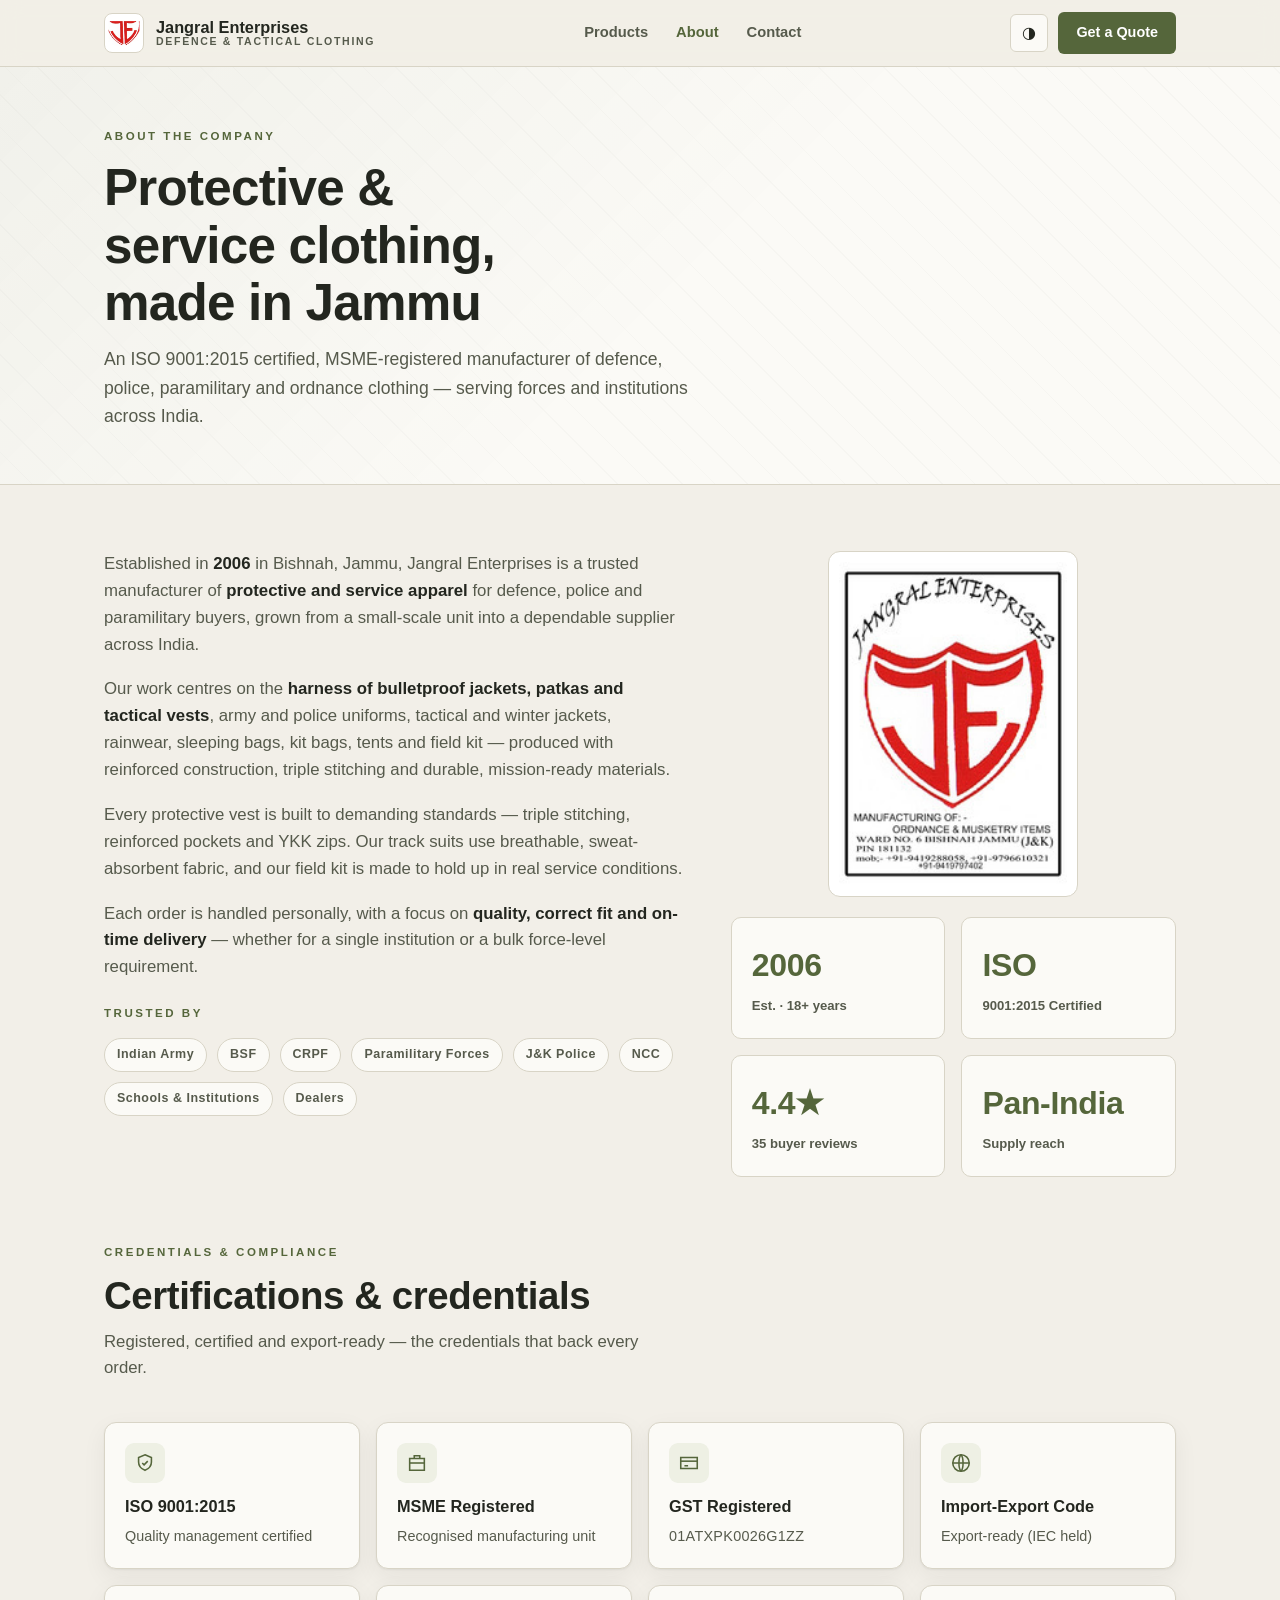
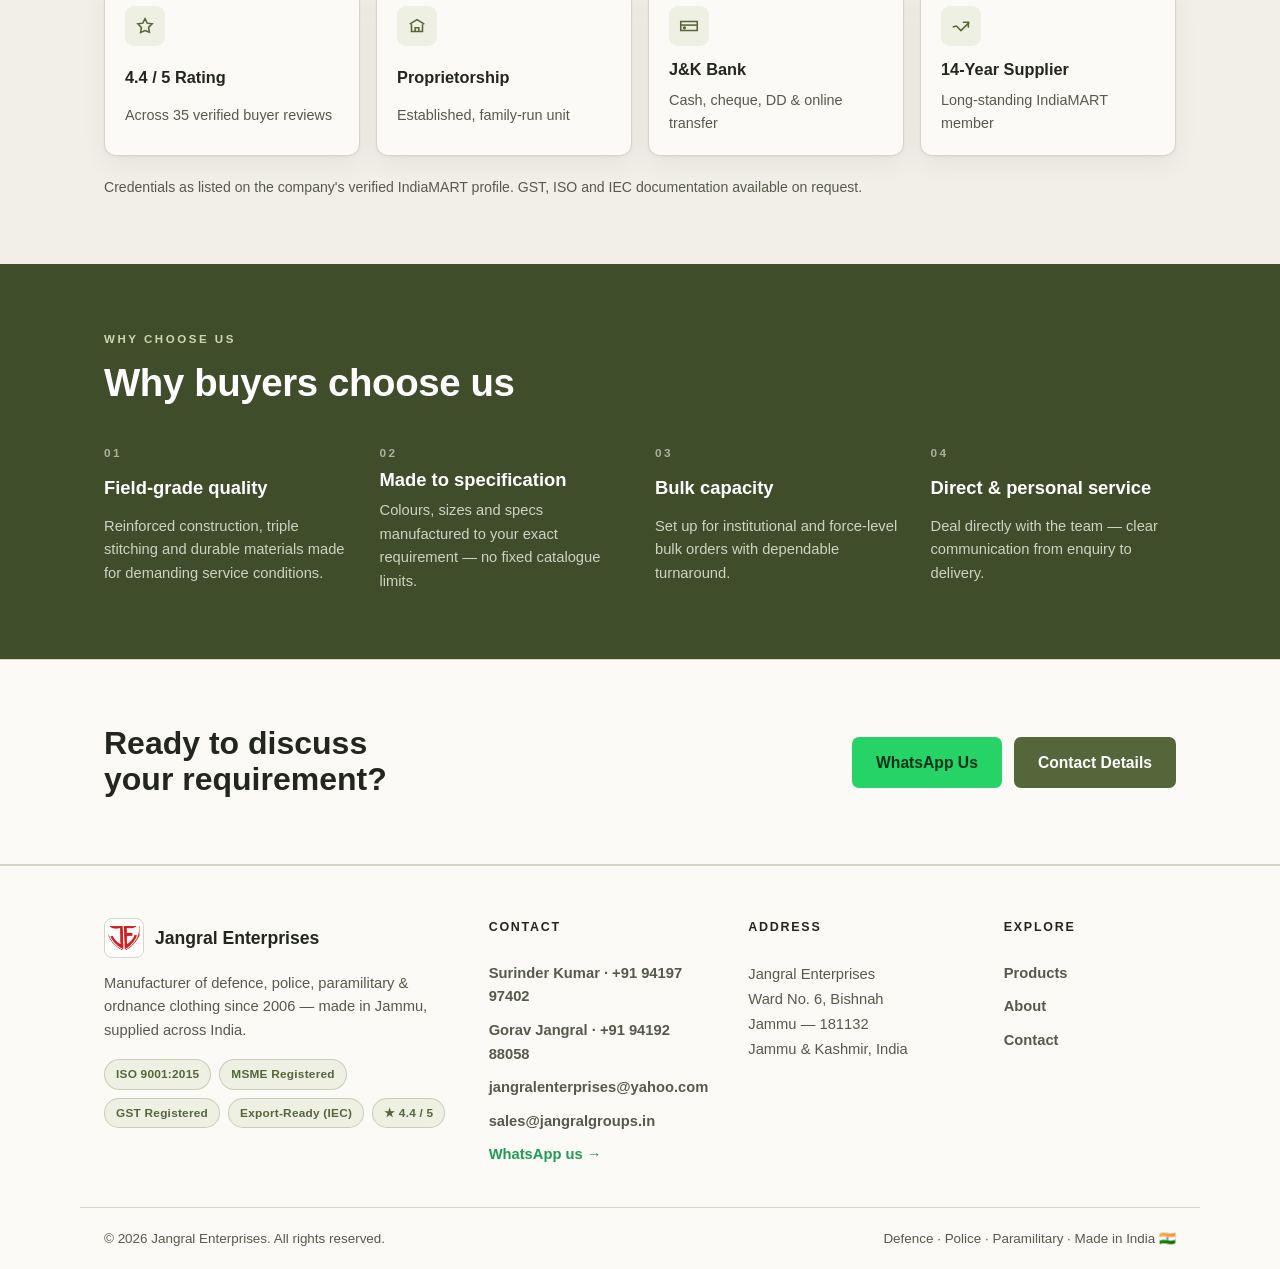
<file: about.html>
<!DOCTYPE html>
<html lang="en">
<head>
<meta charset="UTF-8" />
<meta name="viewport" content="width=device-width, initial-scale=1.0" />
<meta name="google-site-verification" content="-9Ytfx9HgzCUZZORp4bWLACLer3HFFp27TIfKmsyqSk" />
<title>About — Jangral Enterprises | Defence Clothing Manufacturer, Jammu</title>
<meta name="description" content="About Jangral Enterprises — an ISO 9001:2015 certified, MSME-registered manufacturer of defence, police & paramilitary clothing in Jammu, supplying across India." />
<link rel="canonical" href="https://jangral-enterprises.netlify.app/about.html" />
<link rel="icon" href="favicon.ico" sizes="any" />
<link rel="icon" type="image/png" href="favicon-32.png" sizes="32x32" />
<link rel="apple-touch-icon" href="apple-touch-icon.png" />
<link rel="stylesheet" href="style.css" />
</head>
<body>

<header class="nav">
  <div class="wrap nav-inner">
    <a href="index.html" class="brand">
      <span class="mark"><img src="images/logo-mark.png" alt="Jangral Enterprises logo" /></span>
      <span class="name">Jangral Enterprises<span>Defence &amp; Tactical Clothing</span></span>
    </a>
    <nav class="nav-links">
      <a href="index.html">Products</a>
      <a href="about.html" class="active">About</a>
      <a href="contact.html">Contact</a>
    </nav>
    <div class="nav-right">
      <button class="theme-btn" id="themeBtn" aria-label="Toggle light/dark theme" title="Toggle theme">◑</button>
      <a href="contact.html" class="nav-cta">Get a Quote</a>
    </div>
  </div>
</header>

<main>

  <div class="page-head">
    <div class="wrap">
      <span class="eyebrow">About the Company</span>
      <h1>Protective &amp; service clothing, made in Jammu</h1>
      <p>An ISO 9001:2015 certified, MSME-registered manufacturer of defence, police, paramilitary and ordnance clothing — serving forces and institutions across India.</p>
    </div>
  </div>

  <!-- STORY -->
  <section>
    <div class="wrap">
      <div class="about-grid">
        <div class="about-body">
          <p>Established in <strong>2006</strong> in Bishnah, Jammu, Jangral Enterprises is a trusted manufacturer of <strong>protective and service apparel</strong> for defence, police and paramilitary buyers, grown from a small-scale unit into a dependable supplier across India.</p>
          <p>Our work centres on the <strong>harness of bulletproof jackets, patkas and tactical vests</strong>, army and police uniforms, tactical and winter jackets, rainwear, sleeping bags, kit bags, tents and field kit — produced with reinforced construction, triple stitching and durable, mission-ready materials.</p>
          <p>Every protective vest is built to demanding standards — triple stitching, reinforced pockets and YKK zips. Our track suits use breathable, sweat-absorbent fabric, and our field kit is made to hold up in real service conditions.</p>
          <p>Each order is handled personally, with a focus on <strong>quality, correct fit and on-time delivery</strong> — whether for a single institution or a bulk force-level requirement.</p>
          <div class="supplied">
            <span class="eyebrow">Trusted by</span>
            <div class="hero-tags" style="margin-top:12px;">
              <span class="tag">Indian Army</span>
              <span class="tag">BSF</span>
              <span class="tag">CRPF</span>
              <span class="tag">Paramilitary Forces</span>
              <span class="tag">J&amp;K Police</span>
              <span class="tag">NCC</span>
              <span class="tag">Schools &amp; Institutions</span>
              <span class="tag">Dealers</span>
            </div>
          </div>
        </div>
        <div style="display:grid; gap:20px;">
          <img src="images/logo-250.jpg" alt="Jangral Enterprises official logo" style="width:100%; max-width:250px; border-radius:12px; border:1px solid var(--line); background:#fff; padding:10px; justify-self:center;" />
          <div class="stats" aria-label="Company facts">
            <div class="stat"><span class="num">2006</span><span class="lbl">Est. · 18+ years</span></div>
            <div class="stat"><span class="num">ISO</span><span class="lbl">9001:2015 Certified</span></div>
            <div class="stat"><span class="num">4.4★</span><span class="lbl">35 buyer reviews</span></div>
            <div class="stat"><span class="num">Pan-India</span><span class="lbl">Supply reach</span></div>
          </div>
        </div>
      </div>
    </div>
  </section>

  <!-- CREDENTIALS -->
  <section style="padding-top:0;">
    <div class="wrap">
      <div class="sec-head">
        <span class="eyebrow">Credentials &amp; Compliance</span>
        <h2>Certifications &amp; credentials</h2>
        <p>Registered, certified and export-ready — the credentials that back every order.</p>
      </div>
      <div class="creds-grid">
        <div class="cred">
          <span class="ci"><svg viewBox="0 0 24 24"><path d="M12 3l7 3v5c0 4.5-3 7.5-7 9-4-1.5-7-4.5-7-9V6l7-3z"/><path d="M9 12l2 2 4-4"/></svg></span>
          <span class="k">ISO 9001:2015</span><span class="v">Quality management certified</span>
        </div>
        <div class="cred">
          <span class="ci"><svg viewBox="0 0 24 24"><path d="M4 7h16v13H4z"/><path d="M9 7V4h6v3"/><path d="M4 12h16"/></svg></span>
          <span class="k">MSME Registered</span><span class="v">Recognised manufacturing unit</span>
        </div>
        <div class="cred">
          <span class="ci"><svg viewBox="0 0 24 24"><path d="M3 6h18v12H3z"/><path d="M3 10h18"/><path d="M7 15h4"/></svg></span>
          <span class="k">GST Registered</span><span class="v mono">01ATXPK0026G1ZZ</span>
        </div>
        <div class="cred">
          <span class="ci"><svg viewBox="0 0 24 24"><circle cx="12" cy="12" r="9"/><path d="M3 12h18M12 3c3 3 3 15 0 18M12 3c-3 3-3 15 0 18"/></svg></span>
          <span class="k">Import-Export Code</span><span class="v">Export-ready (IEC held)</span>
        </div>
        <div class="cred">
          <span class="ci"><svg viewBox="0 0 24 24"><path d="M12 4l2.4 4.9 5.4.8-3.9 3.8.9 5.4L12 16.9 7.2 19l.9-5.4L4.2 9.7l5.4-.8z"/></svg></span>
          <span class="k">4.4 / 5 Rating</span><span class="v">Across 35 verified buyer reviews</span>
        </div>
        <div class="cred">
          <span class="ci"><svg viewBox="0 0 24 24"><path d="M4 10l8-5 8 5"/><path d="M6 10v8h12v-8"/><path d="M10 18v-4h4v4"/></svg></span>
          <span class="k">Proprietorship</span><span class="v">Established, family-run unit</span>
        </div>
        <div class="cred">
          <span class="ci"><svg viewBox="0 0 24 24"><path d="M3 7h18v10H3z"/><path d="M3 11h18"/><circle cx="7" cy="14" r="1"/></svg></span>
          <span class="k">J&amp;K Bank</span><span class="v">Cash, cheque, DD &amp; online transfer</span>
        </div>
        <div class="cred">
          <span class="ci"><svg viewBox="0 0 24 24"><path d="M3 13l4-1 5 5 9-9"/><path d="M14 8h6v6"/></svg></span>
          <span class="k">14-Year Supplier</span><span class="v">Long-standing IndiaMART member</span>
        </div>
      </div>
      <p class="cred-note">Credentials as listed on the company's verified IndiaMART profile. GST, ISO and IEC documentation available on request.</p>
    </div>
  </section>

  <!-- WHY US -->
  <section class="why-band">
    <div class="wrap">
      <div class="sec-head">
        <span class="eyebrow">Why Choose Us</span>
        <h2>Why buyers choose us</h2>
      </div>
      <div class="why-grid">
        <div class="why-item">
          <span class="num">01</span>
          <h3>Field-grade quality</h3>
          <p>Reinforced construction, triple stitching and durable materials made for demanding service conditions.</p>
        </div>
        <div class="why-item">
          <span class="num">02</span>
          <h3>Made to specification</h3>
          <p>Colours, sizes and specs manufactured to your exact requirement — no fixed catalogue limits.</p>
        </div>
        <div class="why-item">
          <span class="num">03</span>
          <h3>Bulk capacity</h3>
          <p>Set up for institutional and force-level bulk orders with dependable turnaround.</p>
        </div>
        <div class="why-item">
          <span class="num">04</span>
          <h3>Direct &amp; personal service</h3>
          <p>Deal directly with the team — clear communication from enquiry to delivery.</p>
        </div>
      </div>
    </div>
  </section>

  <!-- CTA BAND -->
  <section class="cta-band">
    <div class="wrap cta-inner">
      <h2>Ready to discuss your requirement?</h2>
      <div class="btns">
        <a class="btn btn-wa" href="https://wa.me/919419288058?text=Hello%20Jangral%20Enterprises%2C%20I%27d%20like%20to%20enquire." target="_blank" rel="noopener">WhatsApp Us</a>
        <a class="btn btn-primary" href="contact.html">Contact Details</a>
      </div>
    </div>
  </section>

</main>

<footer class="site-footer">
  <div class="wrap footer-grid">
    <div class="f-brand">
      <div class="f-logo"><img src="images/logo-mark.png" alt="Jangral Enterprises logo" /><span>Jangral Enterprises</span></div>
      <p>Manufacturer of defence, police, paramilitary &amp; ordnance clothing since 2006 — made in Jammu, supplied across India.</p>
      <div class="f-badges">
        <span class="f-badge">ISO 9001:2015</span>
        <span class="f-badge">MSME Registered</span>
        <span class="f-badge">GST Registered</span>
        <span class="f-badge">Export-Ready (IEC)</span>
        <span class="f-badge">★ 4.4 / 5</span>
      </div>
    </div>
    <div class="f-col">
      <h4>Contact</h4>
      <a href="tel:+919419797402">Surinder Kumar · +91 94197 97402</a>
      <a href="tel:+919419288058">Gorav Jangral · +91 94192 88058</a>
      <a href="mailto:jangralenterprises@yahoo.com">jangralenterprises@yahoo.com</a>
      <a href="mailto:sales@jangralgroups.in">sales@jangralgroups.in</a>
      <a class="f-wa" href="https://wa.me/919419288058?text=Hello%20Jangral%20Enterprises%2C%20I%27d%20like%20to%20enquire." target="_blank" rel="noopener">WhatsApp us →</a>
    </div>
    <div class="f-col">
      <h4>Address</h4>
      <p>Jangral Enterprises<br />Ward No. 6, Bishnah<br />Jammu — 181132<br />Jammu &amp; Kashmir, India</p>
    </div>
    <div class="f-col">
      <h4>Explore</h4>
      <a href="index.html">Products</a>
      <a href="about.html">About</a>
      <a href="contact.html">Contact</a>
    </div>
  </div>
  <div class="wrap f-bottom">
    <span>© <span id="yr">2026</span> Jangral Enterprises. All rights reserved.</span>
    <span>Defence · Police · Paramilitary · Made in India 🇮🇳</span>
  </div>
</footer>

<script src="theme.js"></script>
</body>
</html>
</file>
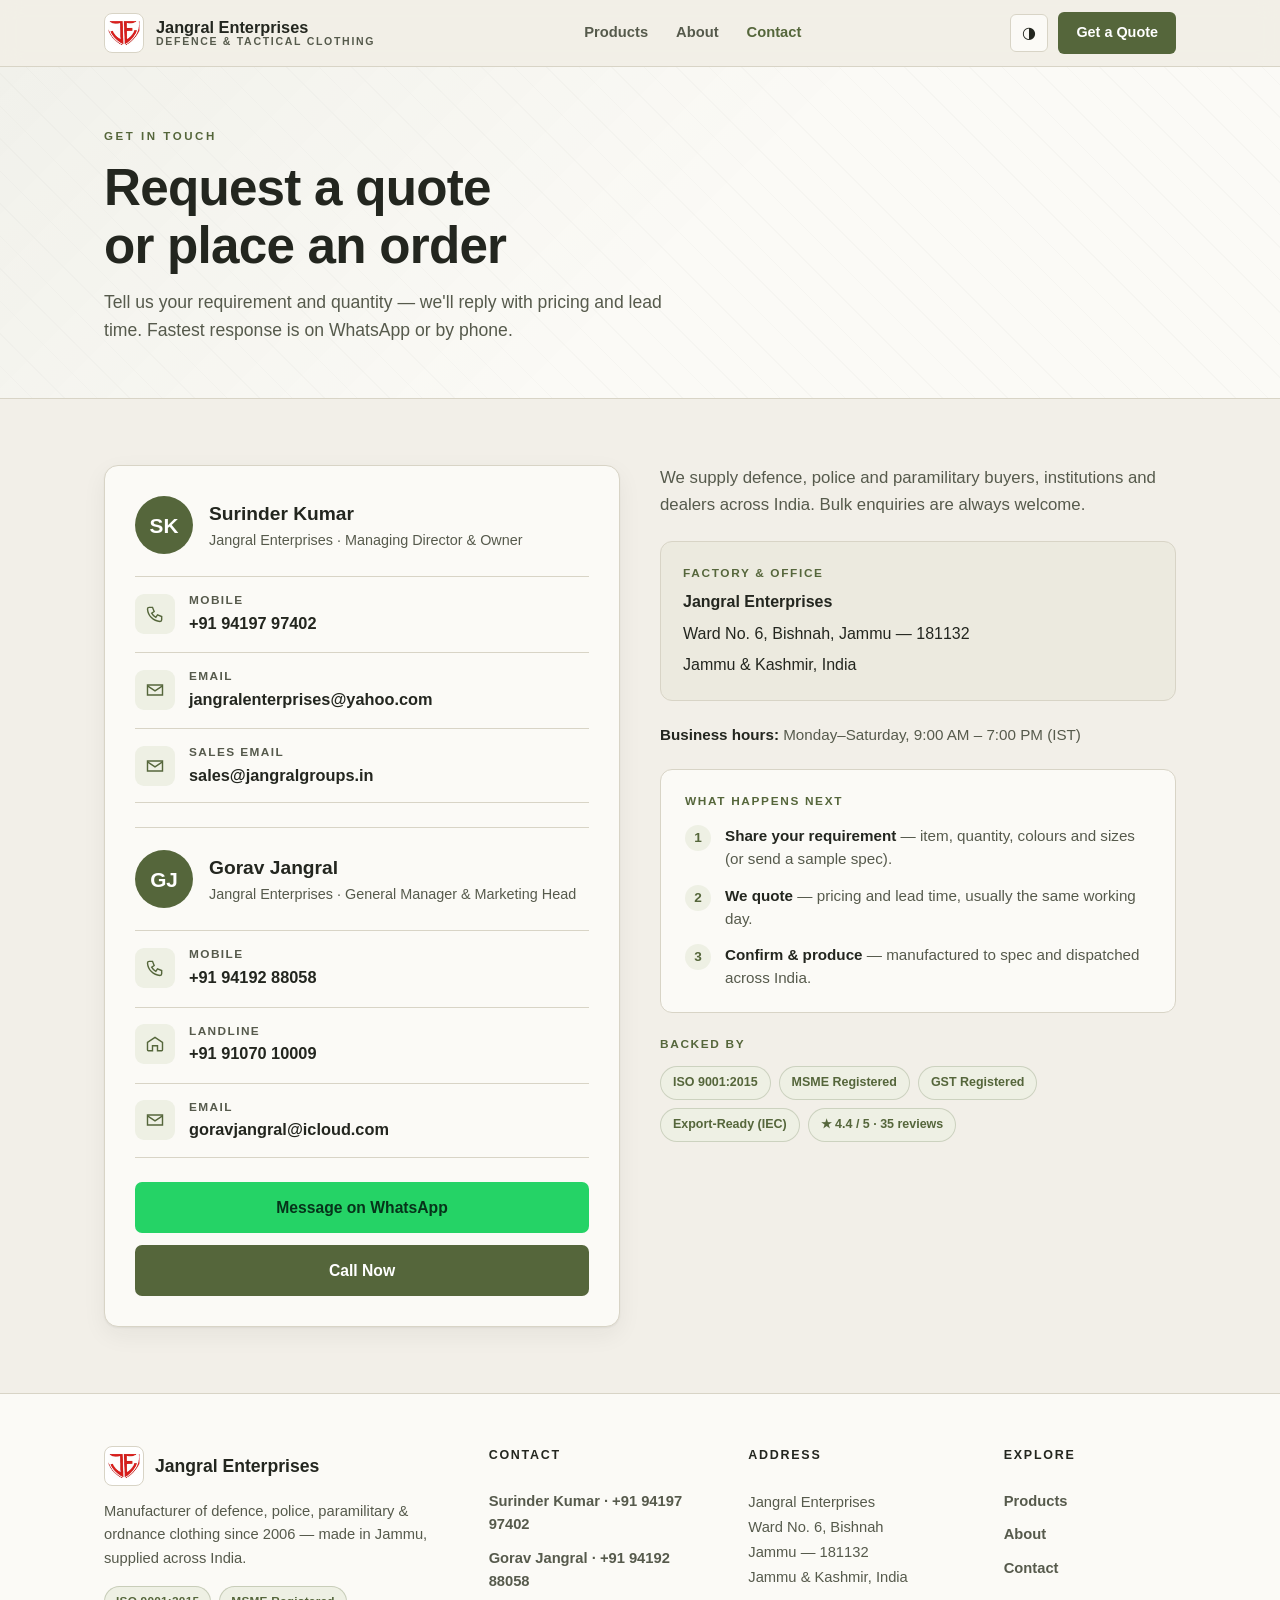
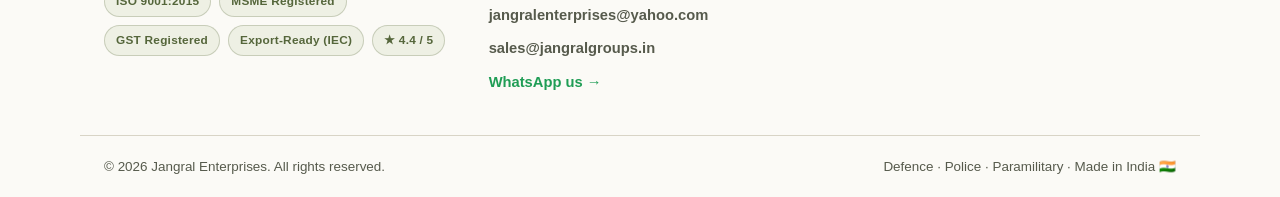
<file: contact.html>
<!DOCTYPE html>
<html lang="en">
<head>
<meta charset="UTF-8" />
<meta name="viewport" content="width=device-width, initial-scale=1.0" />
<meta name="google-site-verification" content="-9Ytfx9HgzCUZZORp4bWLACLer3HFFp27TIfKmsyqSk" />
<title>Contact — Jangral Enterprises | Request a Quote</title>
<meta name="description" content="Contact Jangral Enterprises, Jammu. Call, WhatsApp or email Gorav Jangral for defence, police and paramilitary clothing quotes and bulk orders." />
<link rel="canonical" href="https://jangral-enterprises.netlify.app/contact.html" />
<link rel="icon" href="favicon.ico" sizes="any" />
<link rel="icon" type="image/png" href="favicon-32.png" sizes="32x32" />
<link rel="apple-touch-icon" href="apple-touch-icon.png" />
<link rel="stylesheet" href="style.css" />
</head>
<body>

<header class="nav">
  <div class="wrap nav-inner">
    <a href="index.html" class="brand">
      <span class="mark"><img src="images/logo-mark.png" alt="Jangral Enterprises logo" /></span>
      <span class="name">Jangral Enterprises<span>Defence &amp; Tactical Clothing</span></span>
    </a>
    <nav class="nav-links">
      <a href="index.html">Products</a>
      <a href="about.html">About</a>
      <a href="contact.html" class="active">Contact</a>
    </nav>
    <div class="nav-right">
      <button class="theme-btn" id="themeBtn" aria-label="Toggle light/dark theme" title="Toggle theme">◑</button>
      <a href="#contact-card" class="nav-cta">Get a Quote</a>
    </div>
  </div>
</header>

<main>

  <div class="page-head">
    <div class="wrap">
      <span class="eyebrow">Get in Touch</span>
      <h1>Request a quote or place an order</h1>
      <p>Tell us your requirement and quantity — we'll reply with pricing and lead time. Fastest response is on WhatsApp or by phone.</p>
    </div>
  </div>

  <section>
    <div class="wrap">
      <div class="contact-grid">
        <div class="contact-card" id="contact-card">
          <!-- Owner / Managing Director -->
          <div class="person">
            <span class="avatar">SK</span>
            <div>
              <div class="who">Surinder Kumar</div>
              <div class="role">Jangral Enterprises · Managing Director &amp; Owner</div>
            </div>
          </div>

          <div class="contact-lines">
            <a class="cline" href="tel:+919419797402">
              <span class="ci"><svg viewBox="0 0 24 24"><path d="M5 4h4l2 5-3 2a12 12 0 0 0 5 5l2-3 5 2v4a2 2 0 0 1-2 2A16 16 0 0 1 3 6a2 2 0 0 1 2-2z"/></svg></span>
              <span class="ct"><span class="k">Mobile</span><span class="v">+91 94197 97402</span></span>
            </a>
            <a class="cline" href="mailto:jangralenterprises@yahoo.com?subject=Product%20Enquiry%20%E2%80%94%20Jangral%20Enterprises">
              <span class="ci"><svg viewBox="0 0 24 24"><path d="M3 6h18v12H3z"/><path d="M3 7l9 6 9-6"/></svg></span>
              <span class="ct"><span class="k">Email</span><span class="v">jangralenterprises@yahoo.com</span></span>
            </a>
            <a class="cline" href="mailto:sales@jangralgroups.in?subject=Product%20Enquiry%20%E2%80%94%20Jangral%20Enterprises">
              <span class="ci"><svg viewBox="0 0 24 24"><path d="M3 6h18v12H3z"/><path d="M3 7l9 6 9-6"/></svg></span>
              <span class="ct"><span class="k">Sales Email</span><span class="v">sales@jangralgroups.in</span></span>
            </a>
          </div>

          <div class="person-divider"></div>

          <!-- General Manager / Marketing Head -->
          <div class="person">
            <span class="avatar">GJ</span>
            <div>
              <div class="who">Gorav Jangral</div>
              <div class="role">Jangral Enterprises · General Manager &amp; Marketing Head</div>
            </div>
          </div>

          <div class="contact-lines">
            <a class="cline" href="tel:+919419288058">
              <span class="ci"><svg viewBox="0 0 24 24"><path d="M5 4h4l2 5-3 2a12 12 0 0 0 5 5l2-3 5 2v4a2 2 0 0 1-2 2A16 16 0 0 1 3 6a2 2 0 0 1 2-2z"/></svg></span>
              <span class="ct"><span class="k">Mobile</span><span class="v">+91 94192 88058</span></span>
            </a>
            <a class="cline" href="tel:+919107010009">
              <span class="ci"><svg viewBox="0 0 24 24"><path d="M3 10l9-6 9 6v9a1 1 0 0 1-1 1h-5v-6H9v6H4a1 1 0 0 1-1-1z"/></svg></span>
              <span class="ct"><span class="k">Landline</span><span class="v">+91 91070 10009</span></span>
            </a>
            <a class="cline" href="mailto:goravjangral@icloud.com?subject=Product%20Enquiry%20%E2%80%94%20Jangral%20Enterprises">
              <span class="ci"><svg viewBox="0 0 24 24"><path d="M3 6h18v12H3z"/><path d="M3 7l9 6 9-6"/></svg></span>
              <span class="ct"><span class="k">Email</span><span class="v">goravjangral@icloud.com</span></span>
            </a>
          </div>

          <div class="contact-actions">
            <a class="btn btn-wa" href="https://wa.me/919419288058?text=Hello%20Jangral%20Enterprises%2C%20I%27d%20like%20a%20quote%20for%3A%20" target="_blank" rel="noopener">Message on WhatsApp</a>
            <a class="btn btn-primary" href="tel:+919419288058">Call Now</a>
          </div>
        </div>

        <div class="contact-side">
          <p class="lede">We supply defence, police and paramilitary buyers, institutions and dealers across India. Bulk enquiries are always welcome.</p>
          <div class="addr">
            <span class="k">Factory &amp; Office</span>
            <span class="v">Jangral Enterprises</span>
            <span class="v" style="font-weight:500;">Ward No. 6, Bishnah, Jammu — 181132</span>
            <span class="v" style="font-weight:500;">Jammu &amp; Kashmir, India</span>
          </div>
          <p class="hours"><strong style="color:var(--ink);">Business hours:</strong> Monday–Saturday, 9:00 AM – 7:00 PM (IST)</p>

          <div class="next-steps">
            <span class="k">What happens next</span>
            <ol>
              <li><strong>Share your requirement</strong> — item, quantity, colours and sizes (or send a sample spec).</li>
              <li><strong>We quote</strong> — pricing and lead time, usually the same working day.</li>
              <li><strong>Confirm &amp; produce</strong> — manufactured to spec and dispatched across India.</li>
            </ol>
          </div>

          <div class="trust-row">
            <span class="k">Backed by</span>
            <div class="trust-chips">
              <span class="tchip">ISO 9001:2015</span>
              <span class="tchip">MSME Registered</span>
              <span class="tchip">GST Registered</span>
              <span class="tchip">Export-Ready (IEC)</span>
              <span class="tchip">★ 4.4 / 5 · 35 reviews</span>
            </div>
          </div>
        </div>
      </div>
    </div>
  </section>

</main>

<footer class="site-footer">
  <div class="wrap footer-grid">
    <div class="f-brand">
      <div class="f-logo"><img src="images/logo-mark.png" alt="Jangral Enterprises logo" /><span>Jangral Enterprises</span></div>
      <p>Manufacturer of defence, police, paramilitary &amp; ordnance clothing since 2006 — made in Jammu, supplied across India.</p>
      <div class="f-badges">
        <span class="f-badge">ISO 9001:2015</span>
        <span class="f-badge">MSME Registered</span>
        <span class="f-badge">GST Registered</span>
        <span class="f-badge">Export-Ready (IEC)</span>
        <span class="f-badge">★ 4.4 / 5</span>
      </div>
    </div>
    <div class="f-col">
      <h4>Contact</h4>
      <a href="tel:+919419797402">Surinder Kumar · +91 94197 97402</a>
      <a href="tel:+919419288058">Gorav Jangral · +91 94192 88058</a>
      <a href="mailto:jangralenterprises@yahoo.com">jangralenterprises@yahoo.com</a>
      <a href="mailto:sales@jangralgroups.in">sales@jangralgroups.in</a>
      <a class="f-wa" href="https://wa.me/919419288058?text=Hello%20Jangral%20Enterprises%2C%20I%27d%20like%20to%20enquire." target="_blank" rel="noopener">WhatsApp us →</a>
    </div>
    <div class="f-col">
      <h4>Address</h4>
      <p>Jangral Enterprises<br />Ward No. 6, Bishnah<br />Jammu — 181132<br />Jammu &amp; Kashmir, India</p>
    </div>
    <div class="f-col">
      <h4>Explore</h4>
      <a href="index.html">Products</a>
      <a href="about.html">About</a>
      <a href="contact.html">Contact</a>
    </div>
  </div>
  <div class="wrap f-bottom">
    <span>© <span id="yr">2026</span> Jangral Enterprises. All rights reserved.</span>
    <span>Defence · Police · Paramilitary · Made in India 🇮🇳</span>
  </div>
</footer>

<script src="theme.js"></script>
</body>
</html>
</file>
<file: style.css>
/* ============================================================
   Jangral Enterprises — shared stylesheet
   ============================================================ */
:root {
  --ground: #f2efe8;
  --surface: #fbfaf6;
  --surface-2: #eceadf;
  --ink: #23261f;
  --ink-soft: #565a4c;
  --line: #d8d4c6;
  --accent: #55663b;
  --accent-deep: #3f4d2b;
  --accent-soft: #eef0e4;
  --brass: #a9812f;
  --brass-soft: #f3e9d3;
  --shadow: 0 1px 2px rgba(35,38,31,.06), 0 8px 24px rgba(35,38,31,.06);
  --maxw: 1120px;
}
@media (prefers-color-scheme: dark) {
  :root {
    --ground: #171913; --surface: #1f2219; --surface-2: #262a1f;
    --ink: #eceadf; --ink-soft: #a7ab99; --line: #343829;
    --accent: #93a86a; --accent-deep: #7c9152; --accent-soft: #262c1c;
    --brass: #c99f4e; --brass-soft: #2c2717;
    --shadow: 0 1px 2px rgba(0,0,0,.4), 0 12px 30px rgba(0,0,0,.35);
  }
}
:root[data-theme="light"] {
  --ground: #f2efe8; --surface: #fbfaf6; --surface-2: #eceadf;
  --ink: #23261f; --ink-soft: #565a4c; --line: #d8d4c6;
  --accent: #55663b; --accent-deep: #3f4d2b; --accent-soft: #eef0e4;
  --brass: #a9812f; --brass-soft: #f3e9d3;
  --shadow: 0 1px 2px rgba(35,38,31,.06), 0 8px 24px rgba(35,38,31,.06);
}
:root[data-theme="dark"] {
  --ground: #171913; --surface: #1f2219; --surface-2: #262a1f;
  --ink: #eceadf; --ink-soft: #a7ab99; --line: #343829;
  --accent: #93a86a; --accent-deep: #7c9152; --accent-soft: #262c1c;
  --brass: #c99f4e; --brass-soft: #2c2717;
  --shadow: 0 1px 2px rgba(0,0,0,.4), 0 12px 30px rgba(0,0,0,.35);
}

* { box-sizing: border-box; }
html { scroll-behavior: smooth; }
@media (prefers-reduced-motion: reduce) { html { scroll-behavior: auto; } }
body {
  margin: 0; background: var(--ground); color: var(--ink);
  font-family: -apple-system, BlinkMacSystemFont, "Segoe UI", Roboto, Helvetica, Arial, sans-serif;
  line-height: 1.6; -webkit-font-smoothing: antialiased;
}
h1, h2, h3 { line-height: 1.12; text-wrap: balance; margin: 0; }
p { margin: 0; }
a { color: inherit; }
img { max-width: 100%; display: block; }
.wrap { max-width: var(--maxw); margin: 0 auto; padding: 0 24px; }
.eyebrow { font-size: .72rem; letter-spacing: .22em; text-transform: uppercase; font-weight: 700; color: var(--accent); }

/* ---------- NAV ---------- */
header.nav {
  position: sticky; top: 0; z-index: 50;
  background: color-mix(in srgb, var(--ground) 88%, transparent);
  backdrop-filter: saturate(160%) blur(10px);
  border-bottom: 1px solid var(--line);
}
.nav-inner { display: flex; align-items: center; justify-content: space-between; height: 66px; }
.brand { display: flex; align-items: center; gap: 12px; font-weight: 800; text-decoration: none; }
.brand .mark {
  width: 40px; height: 40px; flex: none; border-radius: 8px; background: #fff;
  display: grid; place-items: center; padding: 3px; border: 1px solid var(--line);
}
.brand .mark img { width: 100%; height: 100%; object-fit: contain; }
.brand .name { font-size: 1.02rem; line-height: 1.05; color: var(--ink); }
.brand .name span { display: block; font-size: .66rem; font-weight: 600; letter-spacing: .16em; text-transform: uppercase; color: var(--ink-soft); }
.nav-links { display: flex; gap: 28px; align-items: center; }
.nav-links a { text-decoration: none; font-size: .92rem; font-weight: 600; color: var(--ink-soft); }
.nav-links a:hover { color: var(--accent); }
.nav-links a.active { color: var(--accent); }
.nav-cta { text-decoration: none; font-weight: 700; font-size: .9rem; background: var(--accent); color: #fff; padding: 9px 18px; border-radius: 6px; }
.nav-cta:hover { background: var(--accent-deep); }
.theme-btn {
  border: 1px solid var(--line); background: var(--surface); color: var(--ink);
  width: 38px; height: 38px; border-radius: 6px; cursor: pointer; font-size: 1rem; display: grid; place-items: center;
}
.theme-btn:hover { border-color: var(--accent); }
.nav-right { display: flex; gap: 10px; align-items: center; }
@media (max-width: 860px) { .nav-links { gap: 18px; } .nav-links a { font-size: .85rem; } .nav-cta { display: none; } }
@media (max-width: 560px) { .brand .name span { display: none; } }

/* ---------- PAGE HEADER (sub pages) ---------- */
.page-head { border-bottom: 1px solid var(--line); background: var(--surface); position: relative; overflow: hidden; }
.page-head::before {
  content: ""; position: absolute; inset: 0; opacity: .5;
  background:
    linear-gradient(135deg, color-mix(in srgb, var(--accent) 12%, transparent), transparent 55%),
    repeating-linear-gradient(45deg, transparent 0 22px, color-mix(in srgb, var(--ink) 4%, transparent) 22px 23px);
}
.page-head .wrap { position: relative; z-index: 1; padding: 60px 24px 54px; display: grid; gap: 14px; }
.page-head h1 { font-size: clamp(2rem, 5vw, 3.2rem); font-weight: 800; letter-spacing: -.015em; max-width: 18ch; }
.page-head p { color: var(--ink-soft); font-size: 1.1rem; max-width: 60ch; }

/* ---------- HERO (home) ---------- */
.hero { position: relative; overflow: hidden; border-bottom: 1px solid var(--line); }
.hero::before {
  content: ""; position: absolute; inset: 0; z-index: 0; opacity: .5;
  background:
    linear-gradient(135deg, color-mix(in srgb, var(--accent) 14%, transparent), transparent 55%),
    repeating-linear-gradient(45deg, transparent 0 22px, color-mix(in srgb, var(--ink) 4%, transparent) 22px 23px);
}
.hero-inner { position: relative; z-index: 1; padding: 74px 24px 66px; display: grid; gap: 26px; max-width: var(--maxw); margin: 0 auto; }
.hero h1 { font-size: clamp(2.2rem, 5.5vw, 4rem); font-weight: 800; letter-spacing: -.015em; max-width: 16ch; }
.hero h1 em { font-style: normal; color: var(--accent); }
.hero .lede { font-size: clamp(1.05rem, 2.2vw, 1.22rem); color: var(--ink-soft); max-width: 56ch; }
.hero-cta { display: flex; flex-wrap: wrap; gap: 14px; margin-top: 4px; }

/* ---------- BUTTONS ---------- */
.btn {
  display: inline-flex; align-items: center; gap: 9px; text-decoration: none; font-weight: 700; font-size: .98rem;
  padding: 13px 24px; border-radius: 7px; transition: transform .12s ease, background .18s ease; cursor: pointer; border: none;
}
.btn:hover { transform: translateY(-1px); }
.btn-primary { background: var(--accent); color: #fff; }
.btn-primary:hover { background: var(--accent-deep); }
.btn-wa { background: #25d366; color: #06331a; }
.btn-ghost { background: transparent; color: var(--ink); border: 1.5px solid var(--line); }
.btn-ghost:hover { border-color: var(--accent); color: var(--accent); }
.hero-tags { display: flex; flex-wrap: wrap; gap: 10px; margin-top: 2px; }
.tag { font-size: .78rem; font-weight: 600; letter-spacing: .04em; background: var(--surface); border: 1px solid var(--line); color: var(--ink-soft); padding: 6px 12px; border-radius: 100px; }

/* ---------- CATEGORY SHORTCUT TILES ---------- */
.cat-tiles { display: grid; grid-template-columns: repeat(5, 1fr); gap: 14px; }
@media (max-width: 900px) { .cat-tiles { grid-template-columns: repeat(3, 1fr); } }
@media (max-width: 560px) { .cat-tiles { grid-template-columns: repeat(2, 1fr); } }
.cat-tile {
  display: flex; flex-direction: column; gap: 10px; align-items: flex-start;
  background: var(--surface); border: 1px solid var(--line); border-radius: 12px;
  padding: 18px 18px 16px; cursor: pointer; text-align: left; font: inherit; color: var(--ink);
  box-shadow: var(--shadow); transition: transform .14s ease, border-color .14s ease;
}
.cat-tile:hover { transform: translateY(-3px); border-color: color-mix(in srgb, var(--accent) 45%, var(--line)); }
.cat-tile .ci { width: 40px; height: 40px; border-radius: 9px; display: grid; place-items: center; background: var(--accent-soft); color: var(--accent); }
.cat-tile .ci svg { width: 23px; height: 23px; stroke: currentColor; fill: none; stroke-width: 1.7; }
.cat-tile .t-name { font-weight: 700; font-size: 1rem; line-height: 1.15; }
.cat-tile .t-count { font-size: .82rem; color: var(--ink-soft); font-weight: 600; margin-top: auto; }

/* ---------- FILTER BAR ---------- */
.filter-bar { display: flex; flex-wrap: wrap; gap: 10px; margin-bottom: 34px; }
.filter-btn {
  font-size: .9rem; font-weight: 600; padding: 9px 17px; border-radius: 100px; cursor: pointer;
  background: var(--surface); border: 1px solid var(--line); color: var(--ink-soft);
  transition: all .15s ease;
}
.filter-btn:hover { border-color: var(--accent); color: var(--accent); }
.filter-btn.active { background: var(--accent); border-color: var(--accent); color: #fff; }
.filter-btn .count { opacity: .65; font-weight: 700; margin-left: 4px; font-size: .8em; }
.pcard.hide { display: none; }
.filter-empty { color: var(--ink-soft); padding: 20px 0; display: none; }

/* ---------- SECTION SHELL ---------- */
section { padding: 66px 0; }
.sec-head { display: grid; gap: 12px; max-width: 62ch; margin-bottom: 40px; }
.sec-head h2 { font-size: clamp(1.6rem, 4vw, 2.4rem); font-weight: 800; letter-spacing: -.01em; }
.sec-head p { color: var(--ink-soft); font-size: 1.05rem; }

/* ---------- PRODUCT CARDS (with photos) ---------- */
.prod-grid { display: grid; grid-template-columns: repeat(3, 1fr); gap: 22px; }
@media (max-width: 900px) { .prod-grid { grid-template-columns: repeat(2, 1fr); } }
@media (max-width: 560px) { .prod-grid { grid-template-columns: 1fr; } }
.pcard {
  background: var(--surface); border: 1px solid var(--line); border-radius: 12px; overflow: hidden;
  box-shadow: var(--shadow); display: flex; flex-direction: column;
  transition: transform .14s ease, border-color .14s ease;
}
.pcard:hover { transform: translateY(-4px); border-color: color-mix(in srgb, var(--accent) 40%, var(--line)); }
.pcard .photo { aspect-ratio: 4 / 3; overflow: hidden;
  background: radial-gradient(circle at 50% 40%, #ffffff 0%, #f1eee5 78%, #ece9de 100%); }
.pcard .photo > img { width: 100%; height: 100%; object-fit: contain; padding: 16px; transition: transform .3s ease; }
.pcard:hover .photo > img { transform: scale(1.04); }
/* thumbnails overlay the bottom of the photo so all card bodies stay aligned */
.pcard .photo .thumbs { position: absolute; left: 9px; bottom: 9px; z-index: 3; display: flex; gap: 6px; flex-wrap: wrap; }
.pcard .photo .thumbs::before {
  content: ""; position: absolute; left: -9px; right: -9px; bottom: -9px; top: -14px; z-index: -1;
  background: linear-gradient(to top, rgba(0,0,0,.45), transparent);
}
.pcard .thumb {
  width: 40px; height: 40px; border-radius: 6px; overflow: hidden; padding: 0; cursor: pointer;
  border: 2px solid rgba(255,255,255,.85); background: var(--surface-2); flex: none;
  box-shadow: 0 2px 6px rgba(0,0,0,.35); transition: border-color .15s ease;
}
.pcard .thumb img { width: 100%; height: 100%; object-fit: cover; }
.pcard .thumb.active { border-color: var(--accent); }
.pcard .thumb:hover { border-color: #fff; }
.pcard .photo-badge {
  position: absolute; top: 10px; right: 10px; z-index: 2;
  background: color-mix(in srgb, var(--ink) 78%, transparent); color: #fff;
  font-size: .72rem; font-weight: 700; padding: 4px 9px; border-radius: 100px;
  display: inline-flex; align-items: center; gap: 4px; backdrop-filter: blur(4px);
}
.pcard .photo { position: relative; }
.pcard .photo > img { cursor: zoom-in; }

/* ---------- LIGHTBOX ---------- */
.lightbox {
  position: fixed; inset: 0; z-index: 200; display: none;
  align-items: center; justify-content: center;
  background: rgba(10, 12, 8, .92); backdrop-filter: blur(4px);
  padding: 24px;
}
.lightbox.open { display: flex; }
.lb-stage { position: relative; max-width: min(1000px, 94vw); max-height: 88vh; display: flex; flex-direction: column; align-items: center; gap: 14px; }
.lb-img {
  max-width: 100%; max-height: 78vh; object-fit: contain; border-radius: 10px;
  background: #fff; box-shadow: 0 20px 60px rgba(0,0,0,.5);
}
@media (prefers-reduced-motion: no-preference) { .lb-img { animation: lb-in .22s ease; } }
@keyframes lb-in { from { opacity: 0; transform: scale(.96); } to { opacity: 1; transform: scale(1); } }
.lb-caption { color: #f2efe8; font-weight: 600; font-size: .98rem; text-align: center; }
.lb-caption .lb-count { color: #a7ab99; font-weight: 500; margin-left: 8px; font-variant-numeric: tabular-nums; }
.lb-close {
  position: absolute; top: -6px; right: -6px; transform: translate(50%, -50%);
  width: 44px; height: 44px; border-radius: 50%; border: none; cursor: pointer;
  background: #f2efe8; color: #23261f; font-size: 1.5rem; line-height: 1; display: grid; place-items: center;
}
@media (max-width: 700px) { .lb-close { top: -14px; right: 6px; transform: none; } }
.lb-close:hover { background: #fff; }
.lb-nav {
  position: fixed; top: 50%; transform: translateY(-50%); z-index: 201;
  width: 54px; height: 54px; border-radius: 50%; border: 1px solid rgba(255,255,255,.25); cursor: pointer;
  background: rgba(255,255,255,.12); color: #fff; font-size: 1.8rem; line-height: 1; display: grid; place-items: center;
  transition: background .15s ease;
}
.lb-nav:hover { background: var(--accent); border-color: var(--accent); }
.lb-nav.prev { left: 18px; } .lb-nav.next { right: 18px; }
.lb-nav[hidden] { display: none; }
.lb-thumbs { display: flex; gap: 8px; flex-wrap: wrap; justify-content: center; }
.lb-thumbs button {
  width: 52px; height: 52px; border-radius: 7px; overflow: hidden; padding: 0; cursor: pointer;
  border: 2px solid transparent; background: #2a2d22; flex: none;
}
.lb-thumbs button.active { border-color: var(--accent); }
.lb-thumbs img { width: 100%; height: 100%; object-fit: cover; }
.pcard .body { padding: 16px 22px 24px; display: grid; gap: 8px; flex: 1; }
.pcard .cat { font-size: .7rem; letter-spacing: .12em; text-transform: uppercase; font-weight: 700; color: var(--brass); }
.pcard h3 { font-size: 1.12rem; font-weight: 700; }
.pcard p { color: var(--ink-soft); font-size: .94rem; }
.pcard .price { font-weight: 800; color: var(--ink); font-size: 1.02rem; font-variant-numeric: tabular-nums; }
.pcard .price span { font-weight: 600; color: var(--ink-soft); font-size: .8rem; }
.pcard .enquire { margin-top: auto; padding-top: 8px; font-weight: 700; font-size: .9rem; color: var(--accent); text-decoration: none; display: inline-flex; align-items: center; gap: 6px; }
.pcard .enquire:hover { gap: 10px; }

/* ---------- ICON CARDS (text-only categories) ---------- */
.range-grid { display: grid; grid-template-columns: repeat(3, 1fr); gap: 16px; }
@media (max-width: 820px) { .range-grid { grid-template-columns: repeat(2, 1fr); } }
@media (max-width: 520px) { .range-grid { grid-template-columns: 1fr; } }
.icard { background: var(--surface); border: 1px solid var(--line); border-radius: 11px; padding: 22px 20px; display: grid; gap: 10px; }
.icard .ico { width: 42px; height: 42px; border-radius: 9px; display: grid; place-items: center; background: var(--accent-soft); color: var(--accent); }
.icard .ico svg { width: 23px; height: 23px; stroke: currentColor; fill: none; stroke-width: 1.7; }
.icard h3 { font-size: 1.05rem; font-weight: 700; }
.icard p { color: var(--ink-soft); font-size: .92rem; }

.prod-note { margin-top: 30px; font-size: .95rem; color: var(--ink-soft); background: var(--brass-soft);
  border: 1px solid color-mix(in srgb, var(--brass) 35%, var(--line)); border-radius: 10px; padding: 16px 20px; }
.prod-note strong { color: var(--brass); }

/* ---------- ABOUT ---------- */
.about-grid { display: grid; grid-template-columns: 1.3fr 1fr; gap: 48px; align-items: start; }
.about-body { display: grid; gap: 18px; color: var(--ink-soft); font-size: 1.05rem; }
.about-body strong { color: var(--ink); }
.stats { display: grid; grid-template-columns: 1fr 1fr; gap: 16px; }
.stat { background: var(--surface); border: 1px solid var(--line); border-radius: 10px; padding: 22px 20px; display: grid; gap: 4px; }
.stat .num { font-size: 2rem; font-weight: 800; color: var(--accent); letter-spacing: -.01em; font-variant-numeric: tabular-nums; }
.stat .lbl { font-size: .82rem; color: var(--ink-soft); font-weight: 600; }
@media (max-width: 780px) { .about-grid { grid-template-columns: 1fr; gap: 32px; } }

/* ---------- CREDENTIALS / TRUST ---------- */
.creds-grid { display: grid; grid-template-columns: repeat(4, 1fr); gap: 16px; }
@media (max-width: 820px) { .creds-grid { grid-template-columns: repeat(2, 1fr); } }
@media (max-width: 460px) { .creds-grid { grid-template-columns: 1fr; } }
.cred {
  background: var(--surface); border: 1px solid var(--line); border-radius: 12px; padding: 20px;
  display: grid; gap: 6px; box-shadow: var(--shadow);
}
.cred .ci { width: 40px; height: 40px; border-radius: 9px; display: grid; place-items: center; background: var(--accent-soft); color: var(--accent); margin-bottom: 4px; }
.cred .ci svg { width: 22px; height: 22px; stroke: currentColor; fill: none; stroke-width: 1.7; }
.cred .k { font-weight: 800; font-size: 1.02rem; color: var(--ink); }
.cred .v { color: var(--ink-soft); font-size: .9rem; }
.cred .v.mono { font-variant-numeric: tabular-nums; letter-spacing: .02em; }
.cred-note { margin-top: 20px; font-size: .88rem; color: var(--ink-soft); }

/* ---------- WHY US ---------- */
.why-band { background: var(--accent-deep); }
@media (prefers-color-scheme: dark) { :root:not([data-theme]) .why-band { background: #2b331d; } }
:root[data-theme="dark"] .why-band { background: #2b331d; }
.why-grid { display: grid; grid-template-columns: repeat(4, 1fr); gap: 30px; }
.why-item { display: grid; gap: 8px; }
.why-item .num { font-size: .74rem; letter-spacing: .2em; font-weight: 700; color: rgba(244,244,234,.6); }
.why-item h3 { font-size: 1.15rem; font-weight: 700; color: #fff; }
.why-item p { font-size: .92rem; color: rgba(244,244,234,.8); }
.why-band .eyebrow { color: #cdd8b0; }
.why-band .sec-head h2 { color: #fff; }
.why-band .sec-head p { color: rgba(244,244,234,.82); }
@media (max-width: 820px) { .why-grid { grid-template-columns: 1fr 1fr; gap: 26px; } }
@media (max-width: 480px) { .why-grid { grid-template-columns: 1fr; } }

/* ---------- CONTACT ---------- */
.contact-grid { display: grid; grid-template-columns: 1fr 1fr; gap: 40px; align-items: start; }
@media (max-width: 820px) { .contact-grid { grid-template-columns: 1fr; gap: 30px; } }
.contact-card { background: var(--surface); border: 1px solid var(--line); border-radius: 14px; padding: 30px; box-shadow: var(--shadow); }
.person { display: flex; align-items: center; gap: 16px; margin-bottom: 22px; }
.avatar { width: 58px; height: 58px; border-radius: 50%; flex: none; background: var(--accent); color: #fff; display: grid; place-items: center; font-weight: 800; font-size: 1.3rem; }
.person .who { font-weight: 800; font-size: 1.2rem; }
.person .role { color: var(--ink-soft); font-size: .9rem; }
.contact-lines { display: grid; gap: 2px; margin-bottom: 24px; }
.person-divider { height: 1px; background: var(--line); margin: 2px 0 22px; }
.cline { display: flex; align-items: center; gap: 14px; padding: 14px 0; border-top: 1px solid var(--line); text-decoration: none; }
.cline:last-child { border-bottom: 1px solid var(--line); }
.cline .ci { width: 40px; height: 40px; border-radius: 9px; flex: none; display: grid; place-items: center; background: var(--accent-soft); color: var(--accent); }
.cline .ci svg { width: 20px; height: 20px; stroke: currentColor; fill: none; stroke-width: 1.7; }
.cline .ct { display: grid; }
.cline .ct .k { font-size: .74rem; text-transform: uppercase; letter-spacing: .12em; color: var(--ink-soft); font-weight: 600; }
.cline .ct .v { font-weight: 700; font-size: 1.02rem; color: var(--ink); }
a.cline:hover .v { color: var(--accent); }
.contact-actions { display: grid; gap: 12px; }
.contact-actions .btn { justify-content: center; }
.contact-side { display: grid; gap: 22px; }
.contact-side .lede { color: var(--ink-soft); font-size: 1.05rem; }
.addr { background: var(--surface-2); border: 1px solid var(--line); border-radius: 12px; padding: 22px; display: grid; gap: 6px; }
.addr .k { font-size: .74rem; text-transform: uppercase; letter-spacing: .14em; color: var(--accent); font-weight: 700; }
.addr .v { color: var(--ink); font-weight: 600; }
.hours { color: var(--ink-soft); font-size: .95rem; }
.next-steps { background: var(--surface); border: 1px solid var(--line); border-radius: 12px; padding: 22px 24px; }
.next-steps .k { font-size: .74rem; text-transform: uppercase; letter-spacing: .14em; color: var(--accent); font-weight: 700; display: block; margin-bottom: 14px; }
.next-steps ol { margin: 0; padding: 0; list-style: none; counter-reset: step; display: grid; gap: 14px; }
.next-steps li { position: relative; padding-left: 40px; color: var(--ink-soft); font-size: .95rem; line-height: 1.5; counter-increment: step; }
.next-steps li strong { color: var(--ink); }
.next-steps li::before {
  content: counter(step); position: absolute; left: 0; top: 0;
  width: 26px; height: 26px; border-radius: 50%; background: var(--accent-soft); color: var(--accent);
  display: grid; place-items: center; font-weight: 800; font-size: .85rem;
}
.trust-row .k { font-size: .74rem; text-transform: uppercase; letter-spacing: .14em; color: var(--accent); font-weight: 700; display: block; margin-bottom: 12px; }
.trust-chips { display: flex; flex-wrap: wrap; gap: 8px; }
.tchip { font-size: .78rem; font-weight: 700; padding: 6px 12px; border-radius: 100px; background: var(--accent-soft); color: var(--accent); border: 1px solid color-mix(in srgb, var(--accent) 22%, transparent); }

/* ---------- CTA BAND ---------- */
.cta-band { background: var(--surface); border-top: 1px solid var(--line); border-bottom: 1px solid var(--line); }
.cta-inner { display: flex; flex-wrap: wrap; gap: 22px; align-items: center; justify-content: space-between; }
.cta-inner h2 { font-size: clamp(1.5rem, 3.5vw, 2rem); font-weight: 800; max-width: 20ch; }
.cta-inner .btns { display: flex; flex-wrap: wrap; gap: 12px; }

/* ---------- FOOTER ---------- */
.site-footer { border-top: 1px solid var(--line); background: var(--surface); color: var(--ink-soft); font-size: .92rem; }
.footer-grid { display: grid; grid-template-columns: 1.6fr 1fr 1fr 0.8fr; gap: 40px; padding: 52px 24px 40px; }
@media (max-width: 860px) { .footer-grid { grid-template-columns: 1fr 1fr; gap: 32px; } }
@media (max-width: 520px) { .footer-grid { grid-template-columns: 1fr; gap: 28px; } }
.f-brand .f-logo { display: flex; align-items: center; gap: 11px; margin-bottom: 14px; }
.f-brand .f-logo img { width: 40px; height: 40px; border-radius: 8px; background: #fff; padding: 3px; border: 1px solid var(--line); }
.f-brand .f-logo span { font-weight: 800; font-size: 1.1rem; color: var(--ink); }
.f-brand p { max-width: 42ch; line-height: 1.6; }
.f-badges { display: flex; flex-wrap: wrap; gap: 8px; margin-top: 16px; }
.f-badge { font-size: .74rem; font-weight: 700; letter-spacing: .02em; padding: 5px 11px; border-radius: 100px;
  background: var(--accent-soft); color: var(--accent); border: 1px solid color-mix(in srgb, var(--accent) 25%, transparent); }
.f-col h4 { font-size: .78rem; text-transform: uppercase; letter-spacing: .14em; color: var(--ink); font-weight: 700; margin: 0 0 14px; }
.f-col { display: flex; flex-direction: column; gap: 10px; align-items: flex-start; }
.f-col a { color: var(--ink-soft); text-decoration: none; font-weight: 600; }
.f-col a:hover { color: var(--accent); }
.f-col p { line-height: 1.7; margin: 0; }
.f-col .f-wa { color: #1f9d55; }
.f-bottom { display: flex; flex-wrap: wrap; gap: 12px; justify-content: space-between; align-items: center;
  border-top: 1px solid var(--line); padding: 20px 24px; font-size: .84rem; }

:focus-visible { outline: 2px solid var(--accent); outline-offset: 3px; border-radius: 4px; }
</file>
